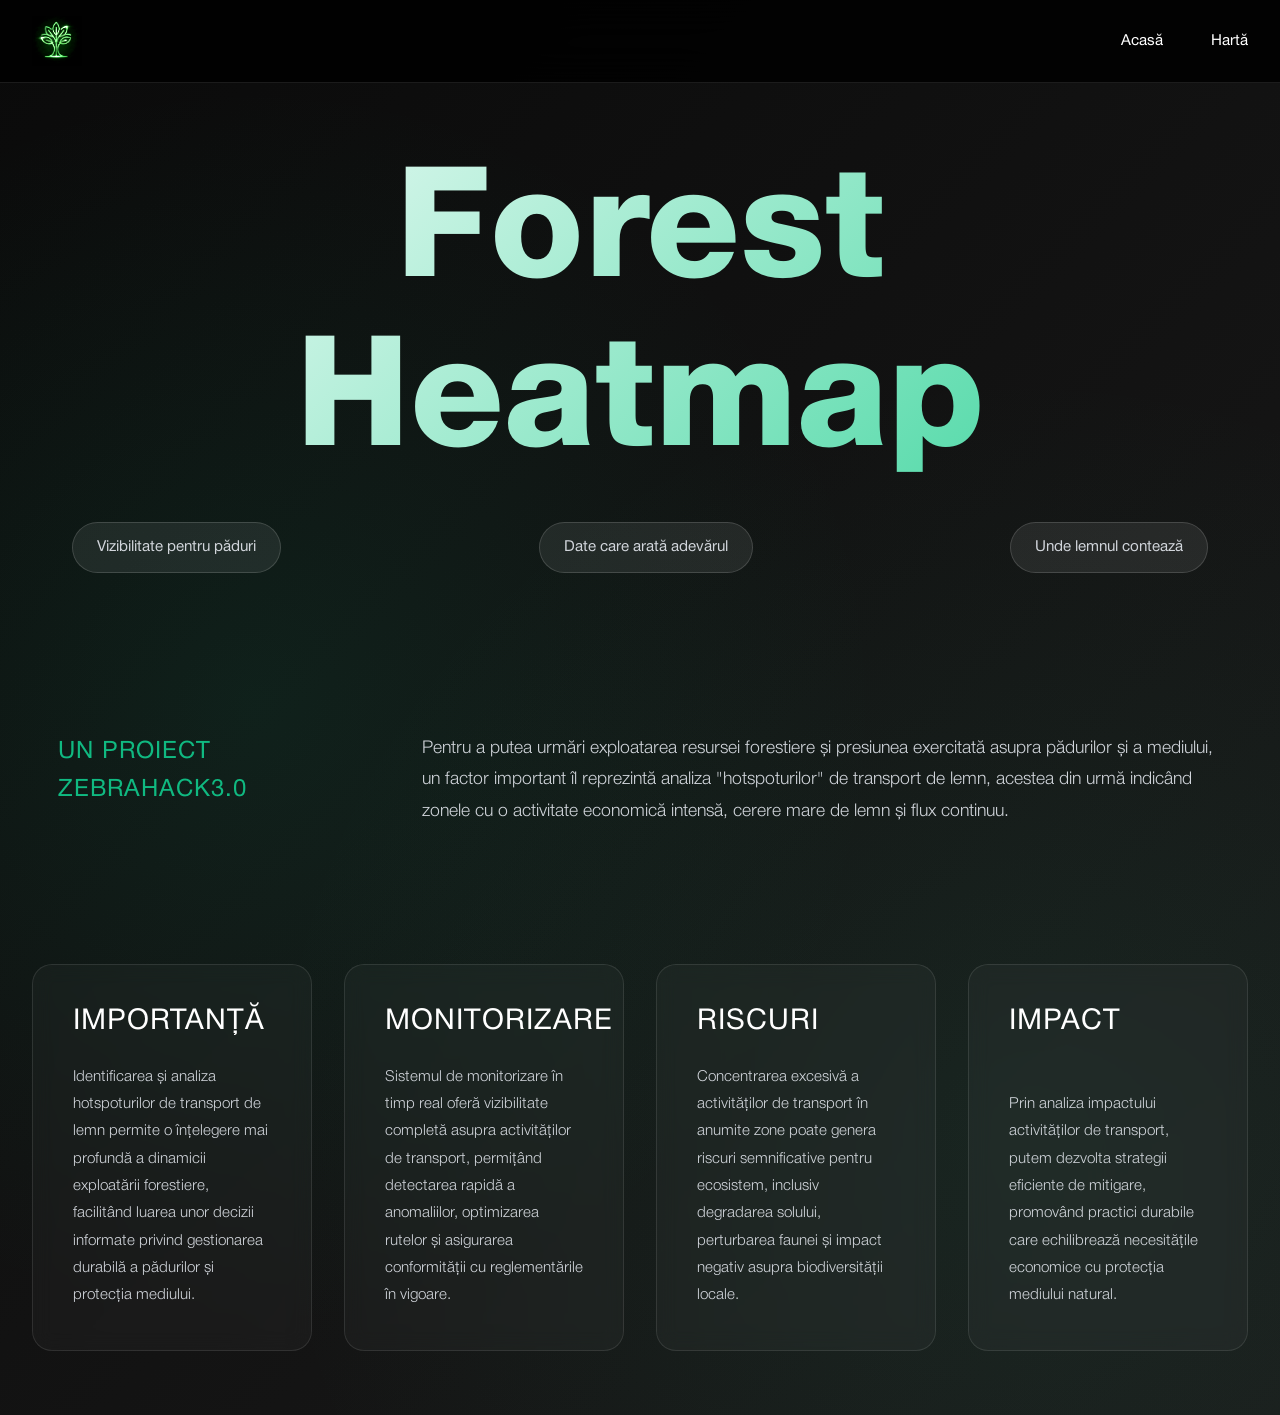
<file: SEMIFINAL/SEMIFINAL/Introducere/index.html>
<!DOCTYPE html>
<html lang="ro">
  <head>
    <meta charset="UTF-8" />
    <meta name="viewport" content="width=device-width, initial-scale=1.0" />
    <title>Forest Heatmap - ZebraHack Proiect</title>
    <link rel="stylesheet" href="styles/landing.css" />
    <link rel="preconnect" href="https://fonts.googleapis.com" />
    <link rel="preconnect" href="https://fonts.gstatic.com" crossorigin />
    <link
      href="https://fonts.googleapis.com/css2?family=Inter:wght@300;400;500;600;700;800;900&display=swap"
      rel="stylesheet"
    />
  </head>
<body>
    <header class="main-header">
        <div class="header-container">
            <div class="logo-container">
                <a href="index.html" class="logo-container">
                    <img src="assets/logo2.png" alt="Forest Heatmap Logo" class="logo-img">
                </a>
            </div>
            <button class="mobile-menu-toggle" aria-label="Toggle menu">
                ☰
            </button>
            <nav class="main-nav">
                <a href="index.html" class="nav-link">Acasă</a>
                <a href="../Harta/map.html" class="nav-link">Hartă</a>
            </nav>
        </div>
    </header>

    <main class="hero-section">
        <div class="background-overlay"></div>
        <div class="hero-content">
            <div class="title-section">
                <h1 class="main-title">
                    <span class="title-word">Forest Heatmap</span>
                </h1>
                <div class="catch-phrases">
                    <span class="catch-phrase">Vizibilitate pentru păduri</span>
                    <span class="catch-phrase">Date care arată adevărul</span>
                    <span class="catch-phrase">Unde lemnul contează</span>
                </div>
            </div>

            <div class="intro-section">
                <div class="project-label">
                    <p class="label-line-bold">Un Proiect Zebrahack3.0</p>
                </div>
                <div class="description-text">
                    <p>
                        Pentru a putea urmări exploatarea resursei forestiere și presiunea
                        exercitată asupra pădurilor și a mediului, un factor important îl
                        reprezintă analiza "hotspoturilor" de transport de lemn, acestea
                        din urmă indicând zonele cu o activitate economică intensă, cerere
                        mare de lemn și flux continuu.
                    </p>
                </div>
            </div>
        </div>

        <div class="info-blocks">
            <div class="info-block">
                <h2 class="block-title">Importanță</h2>
                <p class="block-text">
                    Identificarea și analiza hotspoturilor de transport de lemn permite
                    o înțelegere mai profundă a dinamicii exploatării forestiere,
                    facilitând luarea unor decizii informate privind gestionarea
                    durabilă a pădurilor și protecția mediului.
                </p>
            </div>
            <div class="info-block">
                <h2 class="block-title">Monitorizare</h2>
                <p class="block-text">
                    Sistemul de monitorizare în timp real oferă vizibilitate completă
                    asupra activităților de transport, permițând detectarea rapidă a
                    anomaliilor, optimizarea rutelor și asigurarea conformității cu
                    reglementările în vigoare.
                </p>
            </div>
            <div class="info-block">
                <h2 class="block-title">Riscuri</h2>
                <p class="block-text">
                    Concentrarea excesivă a activităților de transport în anumite zone
                    poate genera riscuri semnificative pentru ecosistem, inclusiv
                    degradarea solului, perturbarea faunei și impact negativ asupra
                    biodiversității locale.
                </p>
            </div>
            <div class="info-block">
                <h2 class="block-title">Impact</h2>
                <p class="block-text">
                    Prin analiza impactului activităților de transport, putem dezvolta
                    strategii eficiente de mitigare, promovând practici durabile care
                    echilibrează necesitățile economice cu protecția mediului natural.
                </p>
            </div>
        </div>
    </main>

    <script>
        // Navbar scroll effect
        const header = document.querySelector('.main-header');
        window.addEventListener('scroll', () => {
            if (window.scrollY > 50) {
                header.classList.add('scrolled');
            } else {
                header.classList.remove('scrolled');
            }
        });

        // Mobile menu toggle
        const menuToggle = document.querySelector('.mobile-menu-toggle');
        const nav = document.querySelector('.main-nav');

        menuToggle.addEventListener('click', () => {
            nav.classList.toggle('active');
            menuToggle.textContent = nav.classList.contains('active') ? '✕' : '☰';
        });

        // Close menu when clicking a link
        document.querySelectorAll('.nav-link').forEach(link => {
            link.addEventListener('click', () => {
                nav.classList.remove('active');
                menuToggle.textContent = '☰';
            });
        });

        // Close menu when clicking outside
        document.addEventListener('click', (e) => {
            if (!nav.contains(e.target) && !menuToggle.contains(e.target)) {
                nav.classList.remove('active');
                menuToggle.textContent = '☰';
            }
        });
    </script>
</body>
</html>
</file>
<file: SEMIFINAL/SEMIFINAL/Introducere/styles/landing.css>
@font-face {
  font-family: "Helvetica Neue";
  src: url("HELVETICA NEUE/HelveticaNeueHeavy.otf") format("opentype");
  font-weight: 900;
  font-style: normal;
}

@font-face {
  font-family: "Helvetica Neue";
  src: url("HELVETICA NEUE/HelveticaNeueRoman.otf") format("opentype");
  font-weight: 400;
  font-style: normal;
}

@font-face {
  font-family: "Helvetica Neue";
  src: url("HELVETICA NEUE/HelveticaNeueLight.otf") format("opentype");
  font-weight: 300;
  font-style: normal;
}

* {
  margin: 0;
  padding: 0;
  box-sizing: border-box;
}

:root {
  --dark-bg: #0a0a0a;
  --text-white: #ffffff;
  --text-light-grey: #d1d5db;
  --text-grey: #9ca3af;
  --accent-green: #10b981;
  --accent-green-light: #34d399;
}

html {
  scroll-behavior: smooth;
}

body {
  font-family: "Helvetica Neue", -apple-system, BlinkMacSystemFont, "Segoe UI",
    sans-serif;
  font-weight: 400;
  background-color: var(--dark-bg);
  color: var(--text-white);
  line-height: 1.6;
  overflow-x: hidden;
}

/* Enhanced Navbar */
.main-header {
  position: fixed;
  top: 0;
  left: 0;
  right: 0;
  z-index: 1000;
  background: rgba(0, 0, 0, 0.85);
  backdrop-filter: blur(20px);
  padding: 1rem 0;
  transition: all 0.3s ease;
  border-bottom: 1px solid rgba(255, 255, 255, 0.1);
}

.main-header.scrolled {
  background: rgba(0, 0, 0, 0.95);
  box-shadow: 0 4px 30px rgba(0, 0, 0, 0.3);
}

.header-container {
  max-width: 1400px;
  margin: 0 auto;
  padding: 0 2rem;
  display: flex;
  justify-content: space-between;
  align-items: center;
}

.logo-container {
  display: flex;
  align-items: center;
  text-decoration: none;
  transition: transform 0.3s ease;
}

.logo-container:hover {
  transform: scale(1.05);
}

.logo-img {
  height: 50px;
  width: auto;
  object-fit: contain;
  filter: brightness(2) contrast(1.25);
}

.main-nav {
  display: flex;
  gap: 3rem;
  align-items: center;
}

.nav-link {
  color: var(--text-white);
  text-decoration: none;
  font-size: 0.95rem;
  font-weight: 400;
  position: relative;
  padding: 0.5rem 0;
  transition: color 0.3s ease;
}

.nav-link::after {
  content: "";
  position: absolute;
  bottom: 0;
  left: 50%;
  transform: translateX(-50%);
  width: 0;
  height: 2px;
  background: var(--accent-green);
  transition: width 0.3s ease;
}

.nav-link:hover {
  color: var(--accent-green-light);
}

.nav-link:hover::after {
  width: 100%;
}

.mobile-menu-toggle {
  display: none;
  background: none;
  border: none;
  color: var(--text-white);
  font-size: 1.5rem;
  cursor: pointer;
  padding: 0.5rem;
  transition: color 0.3s ease;
}

.mobile-menu-toggle:hover {
  color: var(--accent-green);
}

/* Hero Section */
.hero-section {
  position: relative;
  min-height: 100vh;
  background: linear-gradient(135deg, #0a0a0a 0%, #1a1a1a 100%);
  padding-top: 80px;
  overflow: hidden;
}

.background-overlay {
  position: absolute;
  inset: 0;
  background: radial-gradient(
      circle at 20% 50%,
      rgba(16, 185, 129, 0.1) 0%,
      transparent 50%
    ),
    radial-gradient(
      circle at 80% 80%,
      rgba(52, 211, 153, 0.08) 0%,
      transparent 50%
    );
  z-index: 1;
}

.hero-content {
  position: relative;
  z-index: 2;
  max-width: 1400px;
  margin: 0 auto;
  padding: 4rem 2rem;
  min-height: calc(100vh - 80px);
  display: flex;
  flex-direction: column;
  justify-content: center;
  align-items: center;
}

.title-section {
  margin-bottom: 3rem;
  text-align: center;
  width: 100%;
}

.main-title {
  font-family: "Helvetica Neue", sans-serif;
  font-size: clamp(7rem, 12vw, 10rem);
  font-weight: 900;
  line-height: 1.1;
  background: linear-gradient(
    135deg,
    #ffffff 0%,
    var(--accent-green-light) 100%
  );
  -webkit-background-clip: text;
  -webkit-text-fill-color: transparent;
  background-clip: text;
  margin-bottom: 2rem;
  animation: fadeInUp 1s ease-out;
  text-align: center;
}

.catch-phrases {
  display: flex;
  justify-content: space-between;
  align-items: center;
  width: 100%;
  max-width: 1200px;
  margin: 0 auto 3rem;
  padding: 0 2rem;
  animation: fadeInUp 1s ease-out;
  animation-delay: 0.3s;
  opacity: 0;
  animation-fill-mode: forwards;
}

.catch-phrase {
  background: rgba(255, 255, 255, 0.08);
  backdrop-filter: blur(10px);
  border: 1px solid rgba(255, 255, 255, 0.15);
  padding: 0.75rem 1.5rem;
  border-radius: 50px;
  font-size: 0.95rem;
  font-weight: 400;
  color: var(--text-light-grey);
  transition: all 0.3s ease;
  white-space: nowrap;
}

.catch-phrase:hover {
  background: rgba(16, 185, 129, 0.15);
  border-color: var(--accent-green);
  transform: translateY(-2px);
  color: var(--text-white);
}

.taglines {
  display: flex;
  flex-direction: column;
  gap: 0.5rem;
}

.tagline {
  font-size: 1.1rem;
  color: var(--text-grey);
  font-weight: 300;
  animation: fadeInUp 1s ease-out;
  animation-delay: 0.2s;
  opacity: 0;
  animation-fill-mode: forwards;
}

.tagline:nth-child(2) {
  animation-delay: 0.3s;
}

.tagline:nth-child(3) {
  animation-delay: 0.4s;
}

.intro-section {
  display: grid;
  grid-template-columns: 300px 1fr;
  gap: 4rem;
  margin-top: 4rem;
  animation: fadeInUp 1s ease-out;
  animation-delay: 0.5s;
  opacity: 0;
  animation-fill-mode: forwards;
}

.project-label {
  display: flex;
  flex-direction: column;
  gap: 0.25rem;
}

.label-line {
  font-size: 1.2rem;
  font-weight: 300;
  color: var(--text-grey);
}

.label-line-bold {
  font-size: 1.5rem;
  font-weight: 400;
  color: var(--accent-green);
  text-transform: uppercase;
  letter-spacing: 1px;
}

.description-text {
  font-size: 1.1rem;
  font-weight: 300;
  color: var(--text-light-grey);
  line-height: 1.8;
  max-width: 800px;
}

/* Info Blocks */
.info-blocks {
  position: relative;
  z-index: 2;
  max-width: 1400px;
  margin: 0 auto;
  padding: 4rem 2rem;
  display: grid;
  grid-template-columns: repeat(auto-fit, minmax(280px, 1fr));
  gap: 2rem;
}

.info-block {
  background: rgba(255, 255, 255, 0.03);
  border: 1px solid rgba(255, 255, 255, 0.1);
  border-radius: 20px;
  padding: 2.5rem;
  display: flex;
  flex-direction: column;
  min-height: 300px;
  backdrop-filter: blur(10px);
  transition: all 0.4s cubic-bezier(0.4, 0, 0.2, 1);
  position: relative;
  overflow: hidden;
}

.info-block::before {
  content: "";
  position: absolute;
  top: 0;
  left: 0;
  right: 0;
  height: 3px;
  background: linear-gradient(
    90deg,
    var(--accent-green),
    var(--accent-green-light)
  );
  transform: scaleX(0);
  transform-origin: left;
  transition: transform 0.4s ease;
}

.info-block:hover {
  transform: translateY(-10px);
  background: rgba(255, 255, 255, 0.05);
  border-color: rgba(16, 185, 129, 0.3);
  box-shadow: 0 20px 60px rgba(16, 185, 129, 0.15);
}

.info-block:hover::before {
  transform: scaleX(1);
}

.block-title {
  font-size: 1.8rem;
  font-weight: 400;
  text-transform: uppercase;
  letter-spacing: 1px;
  line-height: 1.2;
  margin-bottom: 1.5rem;
  color: var(--text-white);
}

.block-text {
  font-size: 0.95rem;
  font-weight: 300;
  color: var(--text-light-grey);
  line-height: 1.8;
  margin-top: auto;
}

/* Animations */
@keyframes fadeInUp {
  from {
    opacity: 0;
    transform: translateY(30px);
  }
  to {
    opacity: 1;
    transform: translateY(0);
  }
}

.info-block {
  animation: fadeInUp 0.8s ease-out;
  animation-fill-mode: both;
}

.info-block:nth-child(1) {
  animation-delay: 0.1s;
}
.info-block:nth-child(2) {
  animation-delay: 0.2s;
}
.info-block:nth-child(3) {
  animation-delay: 0.3s;
}
.info-block:nth-child(4) {
  animation-delay: 0.4s;
}

/* Mobile Responsive */
@media (max-width: 1024px) {
  .intro-section {
    grid-template-columns: 1fr;
    gap: 2rem;
  }

  .info-blocks {
    grid-template-columns: repeat(auto-fit, minmax(250px, 1fr));
  }
}

@media (max-width: 768px) {
  .header-container {
    padding: 0 1.5rem;
  }

  .main-nav {
    position: fixed;
    top: 70px;
    right: -100%;
    width: 280px;
    height: calc(100vh - 70px);
    background: rgba(0, 0, 0, 0.98);
    backdrop-filter: blur(20px);
    flex-direction: column;
    gap: 0;
    padding: 2rem 0;
    transition: right 0.3s ease;
    border-left: 1px solid rgba(255, 255, 255, 0.1);
  }

  .main-nav.active {
    right: 0;
  }

  .nav-link {
    width: 100%;
    padding: 1rem 2rem;
    border-bottom: 1px solid rgba(255, 255, 255, 0.05);
  }

  .nav-link::after {
    display: none;
  }

  .mobile-menu-toggle {
    display: block;
  }

  .main-title {
    font-size: clamp(2.5rem, 10vw, 4rem);
  }

  .catch-phrases {
    flex-direction: column;
    gap: 1rem;
    padding: 0 1rem;
  }
  
  .catch-phrase {
    width: 100%;
    text-align: center;
  }

  .hero-content {
    padding: 3rem 1.5rem;
  }

  .info-blocks {
    padding: 3rem 1.5rem;
    grid-template-columns: 1fr;
  }

  .block-title {
    font-size: 1.5rem;
  }
}

@media (max-width: 480px) {
  .header-container {
    padding: 0 1rem;
  }

  .logo-img {
    height: 40px;
  }

  .hero-content {
    padding: 2rem 1rem;
  }

  .info-blocks {
    padding: 2rem 1rem;
  }

  .info-block {
    padding: 2rem 1.5rem;
    min-height: 250px;
  }
}
</file>
